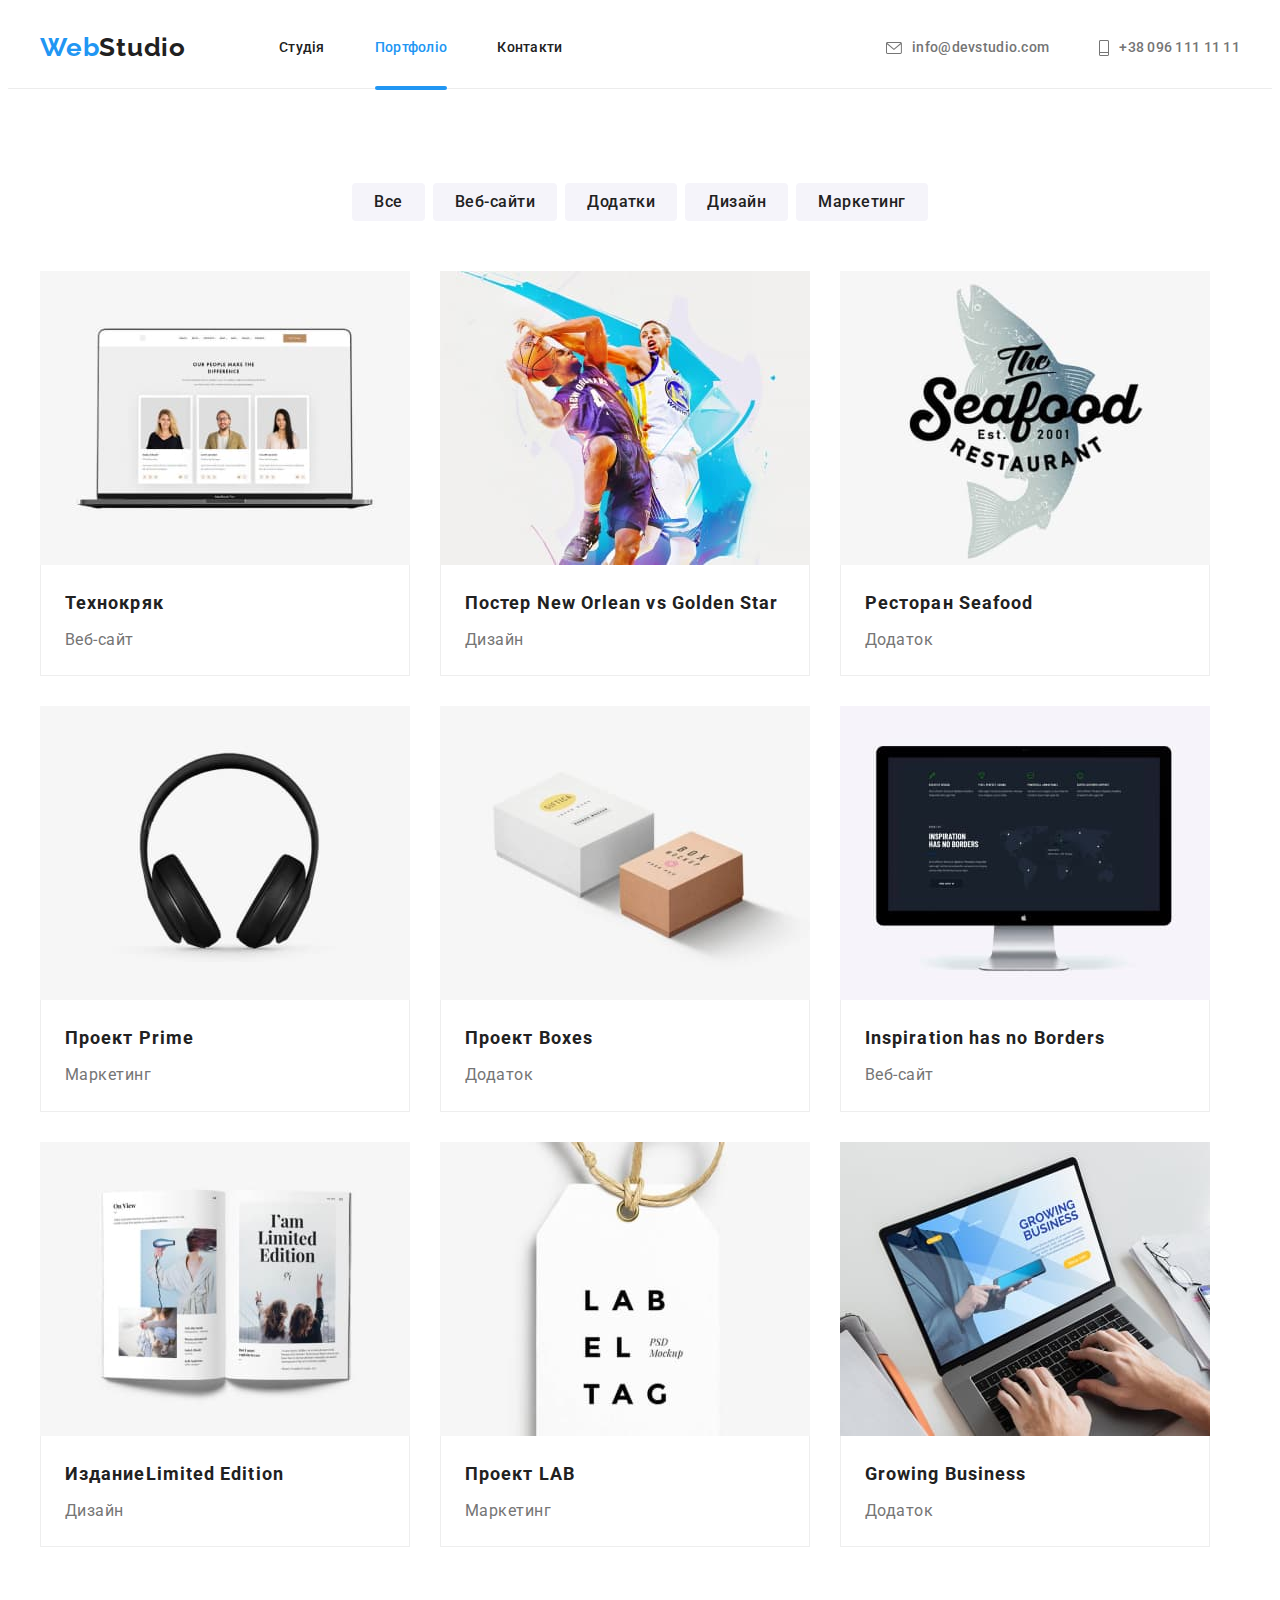
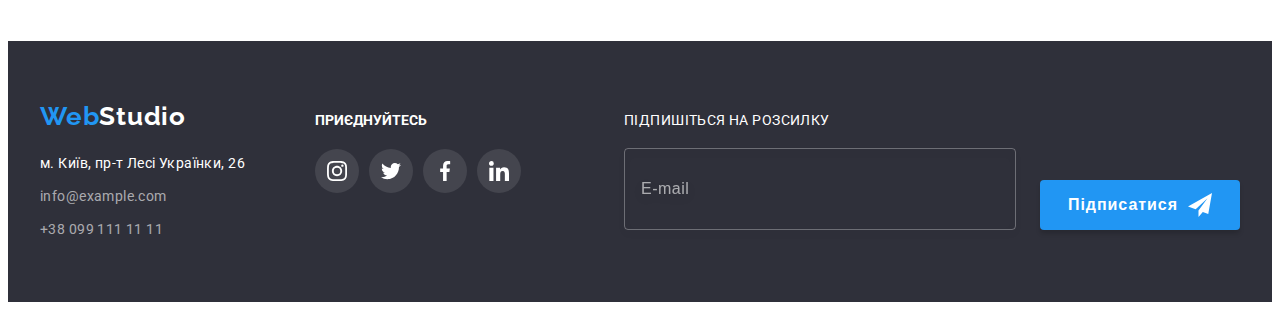
<file: portfolio.html>
<!DOCTYPE html>
<html lang="uk">
<head>
    <meta charset="UTF-8">
    <meta http-equiv="X-UA-Compatible" content="IE=edge">
    <meta name="viewport" content="width=device-width, initial-scale=1.0">
    <title>Portfolio</title>
    <link rel="preconnect" href="https://fonts.googleapis.com">
    <link rel="preconnect" href="https://fonts.gstatic.com" crossorigin>
    <link href="https://fonts.googleapis.com/css2?family=Raleway:wght@700&family=Roboto:wght@400;500;700;900&display=swap" rel="stylesheet">
    <link rel="stylesheet" href="https://cdnjs.cloudflare.com/ajax/libs/modern-normalize/1.1.0/modern-normalize.min.css" integrity="sha512-wpPYUAdjBVSE4KJnH1VR1HeZfpl1ub8YT/NKx4PuQ5NmX2tKuGu6U/JRp5y+Y8XG2tV+wKQpNHVUX03MfMFn9Q==" crossorigin="anonymous" referrerpolicy="no-referrer" />
    <link rel="stylesheet" href="./css/styles.css">
</head>
<body>
    <header class="header">
        <div class="container main-nav">
        <nav class="header-nav">
        <a href="/" class="header-logo link" lang="en"><span class="header-logo-blue">Web</span><span>Studio</span></a>
            <ul class="header-list list">
                <li class="header-item"><a href="./index.html" class="header-link link">Студія</a></li>
                <li class="header-item"><a href="./portfolio.html" class="header-link link current">Портфоліо</a></li>
                <li class="header-item"><a href="" class="header-link link">Контакти</a></li>
            </ul>
        </nav>
        
        <ul class="header-list list">
            <li class="header-item-contact"><a href="mailto:info@devstudio.com" class="header-mail link">
                <svg class="header-mail-icon" width="16" height="12">
                    <use href="./img/icons.svg#icon-mail"></use>
                </svg>info@devstudio.com</a></li>
            <li class="header-item-contact"><a href="tel:+380961111111" class="header-tel link">
                <svg class="header-tel-icon" width="10" height="16">
                    <use href="./img/icons.svg#icon-tel"></use>
                </svg>+38 096 111 11 11</a></li>      
        </ul>
    </div>
        
    
    
    </header>
    <main>
        <section class="potfolio section">
            <div class="container">
            
            <h1 class="visually-hidden">Портфолио</h1>
            <ul class="potfolio-list list">
                <li class="potfolio-item"><button type="button" class="portfolio-btn">Все</button></li>
                <li class="potfolio-item"><button type="button" class="portfolio-btn">Веб-сайти</button></li>
                <li class="potfolio-item"><button type="button" class="portfolio-btn">Додатки</button></li>
                <li class="potfolio-item"><button type="button" class="portfolio-btn">Дизайн</button></li>
                <li class="potfolio-item"><button type="button" class="portfolio-btn">Маркетинг</button></li>
            </ul>
            
        
            
            <ul class="portfolio-list-open list">
               
                <li class="portfolio-item-open">
                    <a href="" class="portfolio-link link">
                        <div class="project">
                        <img class="potfolio-img" src="./img/portfolio/texnokryak.jpg" alt="Веб-сайт Технокряк">
                      
                            <p class="overlay-text">Ресурс пропонує комплексні пропозиції з різним рівнем функціоналу та сервісів. Все це дозволить відвідувачу отримати вичерпні відомості про компанію чи приватну особу.</p>
                        
                        </div>
                        <div class="portfolio-border">
                        <h2 class="potfolio-title">Технокряк</h2>
                        <p class="portfolio-text">Веб-сайт</p>
                        </div>
                    </a>
                </li>
                <li class="portfolio-item-open">
                    <a href="" class="portfolio-link link">
                        <div class="project">
                        <img class="potfolio-img" src="./img/portfolio/poster.jpg" alt="Постер New Orlean vs Golden Star">
                        <p class="overlay-text">Ресурс пропонує комплексні пропозиції з різним рівнем функціоналу та сервісів. Все це дозволить відвідувачу отримати вичерпні відомості про компанію чи приватну особу.</p>
                    </div>
                        <div class="portfolio-border">
                        <h2 class="potfolio-title">Постер <span lang="en">New Orlean vs Golden Star</span></h2>
                        <p class="portfolio-text">Дизайн</p>
                        </div>
                    </a>    
                </li>
                <li class="portfolio-item-open">
                    <a href="" class="portfolio-link link">
                        <div class="project">
                        <img class="potfolio-img" src="./img/portfolio/restoran.jpg" alt="Ресторан Seafood">
                        <p class="overlay-text">Ресурс пропонує комплексні пропозиції з різним рівнем функціоналу та сервісів. Все це дозволить відвідувачу отримати вичерпні відомості про компанію чи приватну особу.</p>
                    </div>
                        <div class="portfolio-border">
                        <h2 class="potfolio-title">Ресторан <span lang="en">Seafood</span></h2>
                        <p class="portfolio-text">Додаток</p>
                        </div>
                    </a>   
                </li>
                <li class="portfolio-item-open">
                    <a href="" class="portfolio-link link">
                        <div class="project">
                        <img class="potfolio-img" src="./img/portfolio/prime.jpg" alt="Проект Prime">
                        <p class="overlay-text">Ресурс пропонує комплексні пропозиції з різним рівнем функціоналу та сервісів. Все це дозволить відвідувачу отримати вичерпні відомості про компанію чи приватну особу.</p>
                    </div>
                        <div class="portfolio-border">
                        <h2 class="potfolio-title">Проект <span lang="en">Prime</span></h2>
                        <p class="portfolio-text">Маркетинг</p>
                    </div>
                    </a>   
                </li>
                <li class="portfolio-item-open">
                    <a href="" class="portfolio-link link">
                        <div class="project">
                        <img class="potfolio-img" src="./img/portfolio/boxes.jpg" alt="Проект Boxes">
                        <p class="overlay-text">Ресурс пропонує комплексні пропозиції з різним рівнем функціоналу та сервісів. Все це дозволить відвідувачу отримати вичерпні відомості про компанію чи приватну особу.</p>
                    </div>
                        <div class="portfolio-border">
                        <h2 class="potfolio-title">Проект <span lang="en">Boxes</span></h2>
                        <p class="portfolio-text">Додаток</p>
                    </div>
                    </a>   
                </li>
                <li class="portfolio-item-open">
                    <a href="" class="portfolio-link link">
                        <div class="project">
                        <img class="potfolio-img" src="./img/portfolio/inspiration.jpg" alt="Inspiration has no Borders">
                        <p class="overlay-text">Ресурс пропонує комплексні пропозиції з різним рівнем функціоналу та сервісів. Все це дозволить відвідувачу отримати вичерпні відомості про компанію чи приватну особу.</p>
                    </div>
                        <div class="portfolio-border">
                        <h2 class="potfolio-title"><span lang="en">Inspiration has no Borders</span> </h2>
                        <p class="portfolio-text">Веб-сайт</p>
                    </div>
                    </a>    
                </li>
                <li class="portfolio-item-open">
                    <a href="" class="portfolio-link link">
                        <div class="project">
                        <img class="potfolio-img" src="./img/portfolio/limitededition.jpg" alt="Издание Limited Edition">
                        <p class="overlay-text">Ресурс пропонує комплексні пропозиції з різним рівнем функціоналу та сервісів. Все це дозволить відвідувачу отримати вичерпні відомості про компанію чи приватну особу.</p>
                    </div>
                        <div class="portfolio-border">
                        <h2 class="potfolio-title">Издание<span lang="en">Limited Edition</span></h2>
                        <p class="portfolio-text">Дизайн</p>
                    </div>
                    </a>   
                </li>
                <li class="portfolio-item-open">
                    <a href="" class="portfolio-link link">
                        <div class="project"> 
                        <img class="potfolio-img" src="./img/portfolio/lab.jpg" alt="Проект LAB">
                        <p class="overlay-text">Ресурс пропонує комплексні пропозиції з різним рівнем функціоналу та сервісів. Все це дозволить відвідувачу отримати вичерпні відомості про компанію чи приватну особу.</p>
                    </div>
                        <div class="portfolio-border">
                        <h2 class="potfolio-title">Проект LAB</h2>
                        <p class="portfolio-text">Маркетинг</p>
                    </div>
                    </a>
                </li>
                <li class="portfolio-item-open">
                    <a href="" class="portfolio-link link">
                        <div class="project"> 
                        <img class="potfolio-img" src="./img/portfolio/growingbusiness.jpg" alt="Growing Business">
                        <p class="overlay-text">Ресурс пропонує комплексні пропозиції з різним рівнем функціоналу та сервісів. Все це дозволить відвідувачу отримати вичерпні відомості про компанію чи приватну особу.</p>
                    </div>
                        <div class="portfolio-border">
                        <h2 class="potfolio-title"><span lang="en">Growing Business</span></h2>
                        <p class="portfolio-text">Додаток</p> 
                    </div> 
                    </a>
                </li>  
                                               
            </ul>
             </div>
            
        </section>
    </main>
    <footer class="footer">
        <div class="container footer-container">
            <div class="footer-contacs">
        <a class="footer-logo link" href="/" lang="en"><span class="header-logo-blue">Web</span><span>Studio</span></a>
        <address class="footer-address">
            <p class="footer-map">м. Київ, пр-т Лесі Українки, 26</p> 
            <ul class="footer-list list">
                <li class="footer-item"><a class="footer-mail link" href="mailto:info@example.com">info@example.com</a></li>
                <li class="footer-item"><a class="footer-tel link" href="tel:+380991111111">+38 099 111 11 11</a></li>
            </ul>
        </address>
        </div>
        
        <div class="footer-link">
            <p class="footer-text">приєднуйтесь</p>
            <ul class="footer-soc list">
                <li class="footer-soc-item"><a class="footer-soc-link link" href="">
                    <svg class="footer-soc-icon" width="20" height="20">
                        <use href="./img/icons.svg#icon-instagram"></use>
                    </svg>
                </a></li>
                <li class="footer-soc-item"><a class="footer-soc-link link" href="">
                    <svg class="footer-soc-icon" width="20" height="20">
                        <use href="./img/icons.svg#icon-twitter"></use>
                    </svg>
                </a></li>
                <li class="footer-soc-item"><a class="footer-soc-link link" href="">
                    <svg class="footer-soc-icon" width="20" height="20">
                        <use href="./img/icons.svg#icon-facebook"></use>
                    </svg>
                </a></li>
                <li class="footer-soc-item"><a class="footer-soc-link link" href="">
                    <svg class="footer-soc-icon" width="20" height="20">
                        <use href="./img/icons.svg#icon-linkedin"></use>
                    </svg>
                </a></li>
            </ul>
        </div>
        <form class="footer-form">
            <div class="form-submit">
            <label for="input-email" class="submit-text">Підпишіться на розсилку</label>
            <input type="email" name="input-email" class="footer-input" id="input-email" placeholder="E-mail">
        </div>
            <button type="submit" class="footer-send-btn">Підписатися</button>
    
        </form>
    </div>
    </footer>
    
    
</body>
</html>
</file>
<file: css/styles.css>
p,
h1,
h2,
h3,
h4,
h5,
h6 {
  margin: 0;
}

ul {
  margin: 0;
  padding-left: 0;
}

button {
  cursor: pointer;
}

img {
  display: block;
}

body {
  font-family: 'Roboto';
  color: #212121;
}
:root {
  --main-title-color: #212121;
  --secondary-color: #757575;
  --btn-link-color: #2196f3;
}

.list {
  list-style: none;
}

.link {
  text-decoration: none;
}

.container {
  width: 1200px;
  padding-left: 15px;
  padding-right: 15px;
  margin-left: auto;
  margin-right: auto;
  /* outline: 2px solid blueviolet; */
}

.section {
  padding-top: 94px;
  padding-bottom: 94px;
}

/*--------------Heder--------------*/
.header {
  border-bottom: 1px solid #ececec;
}

/*--------------Лого--------------*/
.main-nav {
  align-items: center;
  display: flex;
}
.header-nav {
  display: flex;
  align-items: center;
  position: relative;
}

.header-logo {
  padding-top: 24px;
  padding-bottom: 24px;
  margin-right: 93px;
  font-family: 'Raleway';
  font-weight: 700;
  font-size: 26px;
  line-height: 1.2;
  letter-spacing: 0.03em;
  color: var(--main-title-color);
}

.header-logo-blue {
  color: var(--btn-link-color);
}
/*--------------Навигация--------------*/

.header-list {
  display: flex;
  column-gap: 50px;
  margin-left: auto;
}

.header-link {
  display: block;
  padding-top: 32px;
  padding-bottom: 32px;
  font-weight: 500;
  font-size: 14px;
  line-height: 1.1;
  letter-spacing: 0.02em;
  color: var(--main-title-color);
  transition: color 250ms cubic-bezier(0.4, 0, 0.2, 1);
  position: relative;
}

.current {
  position: relative;
  color: var(--btn-link-color);
}

.current::after {
  position: absolute;
  left: 0;
  bottom: -2px;
  content: '';
  width: 100%;
  height: 4px;
  border-radius: 2px;
  background-color: var(--btn-link-color);
  transition: color 250ms cubic-bezier(0.4, 0, 0.2, 1);
}

.header-link:hover,
.header-link:focus {
  color: var(--btn-link-color);
}

.current:active {
  color: var(--btn-link-color);
}

.header-mail-icon,
.header-tel-icon {
  fill: currentColor;
  margin-right: 10px;
}

.header-tel,
.header-mail {
  display: flex;
  align-items: center;
  justify-content: center;
  padding-top: 32px;
  padding-bottom: 32px;
  font-weight: 500;
  font-size: 14px;
  line-height: 1.1;
  letter-spacing: 0.02em;
  color: var(--secondary-color);
  transition: color 250ms cubic-bezier(0.4, 0, 0.2, 1);
}
.header-tel:hover,
.header-tel:focus {
  color: var(--btn-link-color);
}

.header-mail:hover,
.header-mail:focus {
  color: var(--btn-link-color);
}
/*--------------Hero--------------*/
.hero {
  max-width: 1600px;
  height: 600px;
  margin-left: auto;
  margin-right: auto;
  text-align: center;
  background-color: #2f303a;
  background-image: linear-gradient(rgba(47, 48, 58, 0.4), rgba(47, 48, 58, 0.4)),
    url(../img/hero.jpg);
  padding-top: 200px;
  padding-bottom: 200px;
  background-repeat: no-repeat;
  background-size: cover;
  background-position: center;
}

.hero-title {
  margin: 0 auto;
  margin-bottom: 30px;
  max-width: 696px;
  font-weight: 900;
  font-size: 44px;
  line-height: 1.4;
  text-align: center;
  letter-spacing: 0.06em;
  text-transform: uppercase;
  color: #ffffff;
}
.hero-btn {
  display: block;
  margin: 0 auto;
  padding: 10px 32px;
  font-family: inherit;
  font-weight: 700;
  font-size: 16px;
  line-height: 1.9;
  letter-spacing: 0.06em;
  color: #ffffff;
  background-color: var(--btn-link-color);
  border: transparent;
  border-radius: 4px;
  transition: background-color 250ms cubic-bezier(0.4, 0, 0.2, 1);
}

.hero-btn:hover,
.hero-btn:focus {
  background-color: #188ce8;
}

/*--------------Преимущества-------------*/
.info {
  display: flex;
}

.benefits-list {
  display: flex;
  justify-content: center;
}

.benefits-item:not(:nth-child(n + 4)) {
  margin-right: 30px;
}
.benefits-item {
  width: 270px;
}

.benefits-soc {
  width: 270px;
  height: 120px;
  background: #f5f4fa;
  border-radius: 4px;
  display: flex;
  align-items: center;
  justify-content: center;
  margin-bottom: 30px;
}
.benefits-soc-icon {
  display: block;
  background-position: center;
}

.visually-hidden {
  position: absolute;
  white-space: nowrap;
  width: 1px;
  height: 1px;
  overflow: hidden;
  border: 0;
  padding: 0;
  clip: rect(0 0 0 0);
  clip-path: inset(50%);
  margin: -1px;
}

.benefits-title {
  margin-bottom: 10px;
  font-weight: 700;
  font-size: 14px;
  line-height: 1.1;
  letter-spacing: 0.03em;
  text-transform: uppercase;
  color: var(--main-title-color);
}
.benefits-text {
  font-size: 14px;
  line-height: 1.7;
  letter-spacing: 0.03em;
  color: var(--secondary-color);
}

/*--------------Чем мы занимаемся-------------*/
.work {
  padding-bottom: 94px;
  background: url(close-up-image-programer-working-his-desk-office_1098-18707.jpg);
  mix-blend-mode: normal;
}

.work-item {
  position: relative;
  width: 370px;
}

.work-list {
  display: flex;
  gap: 30px;
  justify-content: center;
}
.work-title {
  margin-bottom: 50px;
  font-weight: 700;
  font-size: 36px;
  line-height: 1.2;
  text-align: center;
  letter-spacing: 0.03em;
  color: var(--main-title-color);
}

.work-text {
  display: flex;
  justify-content: center;
  align-items: center;
  background-color: rgba(47, 48, 58, 0.8);
  width: 100%;
  height: 70px;
  position: absolute;
  bottom: 0;
  font-weight: 700;
  font-size: 14px;
  line-height: 1.14;
  text-align: center;
  letter-spacing: 0.03em;
  text-transform: uppercase;
  color: #ffffff;
}
/*--------------Наша команда-------------*/
.team {
  background: #f5f4fa;
}

.name {
  padding-top: 30px;
  padding-bottom: 30px;
  page-break-inside: 30px;
}

.team-list {
  display: flex;
  gap: 30px;
  justify-content: center;
}

.team-item {
  width: 270px;
  background-color: #ffffff;
  box-shadow: 0px 1px 3px rgba(0, 0, 0, 0.12), 0px 1px 1px rgba(0, 0, 0, 0.14),
    0px 2px 1px rgba(0, 0, 0, 0.2);
  border-radius: 0px 0px 4px 4px;
}

.team-title {
  margin-bottom: 50px;
  font-size: 36px;
  line-height: 1.2;
  text-align: center;
  letter-spacing: 0.03em;
  color: var(--main-title-color);
}

.team-second-title {
  margin-bottom: 10px;
  font-weight: 500;
  font-size: 16px;
  line-height: 1.2;
  text-align: center;
  letter-spacing: 0.03em;
  color: var(--main-title-color);
}
.team-text {
  line-height: 1.2;
  text-align: center;
  letter-spacing: 0.03em;
  color: var(--secondary-color);
  margin-bottom: 16px;
}

.team-soc {
  display: flex;
  justify-content: center;
  gap: 10px;
}

.team-soc-link {
  background-color: #ffffff;
  width: 44px;
  height: 44px;
  border-radius: 50%;
  display: flex;
  align-items: center;
  justify-content: center;
  transition: background-color 250ms cubic-bezier(0.4, 0, 0.2, 1);
}

.team-soc-icon {
  fill: #afb1b8;
  transition: fill 250ms cubic-bezier(0.4, 0, 0.2, 1);
}

.team-soc-link:hover,
.team-soc-link:focus {
  background-color: var(--btn-link-color);
}

.team-soc-link:hover .team-soc-icon,
.team-soc-link:focus .team-soc-icon {
  fill: #fff;
}

/*--------------Client-------------*/

.clients-list {
  display: flex;
  gap: 30px;
}

.clients-title {
  font-size: 36px;
  line-height: 1.17;
  margin-bottom: 50px;
  text-align: center;
}

.clients-item {
  width: 170px;
  height: 92px;
}

.clients-link {
  width: 100%;
  height: 100%;
  border: 1px solid #afb1b8;
  border-radius: 4px;
  display: flex;
  align-items: center;
  justify-content: center;
  color: #afb1b8;
  transition: border-color 250ms cubic-bezier(0.4, 0, 0.2, 1);
}

.clients-icon {
  fill: currentColor;
  transition: color 250ms cubic-bezier(0.4, 0, 0.2, 1);
}

.clients-link:hover,
.clients-link:focus {
  border-color: var(--btn-link-color);
  color: var(--btn-link-color);
  transform: border-color color;
}

/*--------------Footer-------------*/
.footer {
  background: #2f303a;
  padding-top: 60px;
  padding-bottom: 60px;
}

.footer-address {
  font-style: normal;
}

.footer-logo {
  display: block;
  margin-bottom: 20px;
  font-family: 'Raleway';
  font-weight: 700;
  font-size: 26px;
  line-height: 1.2;
  letter-spacing: 0.03em;
  color: #ffffff;
}
.footer-logo-blue {
  color: var(--btn-link-color);
}

.footer-map {
  margin-bottom: 9px;
  font-style: normal;
  font-size: 14px;
  line-height: 1.7;
  letter-spacing: 0.03em;
  color: #ffffff;
  transition: color 250ms cubic-bezier(0.4, 0, 0.2, 1);
}

.footer-item:not(:last-child) {
  margin-bottom: 9px;
}

.footer-mail,
.footer-tel {
  font-style: normal;
  font-size: 14px;
  line-height: 1.7;
  letter-spacing: 0.03em;
  color: rgba(255, 255, 255, 0.6);
  transition: color 250ms cubic-bezier(0.4, 0, 0.2, 1);
}
.footer-map:hover,
.footer-map:focus {
  color: var(--btn-link-color);
}
.footer-tel:hover,
.footer-tel:focus {
  color: var(--btn-link-color);
}

.footer-mail:hover,
.footer-mail:focus {
  color: var(--btn-link-color);
}

.footer-text {
  font-style: normal;
  text-transform: uppercase;
  color: #ffffff;
  font-weight: 700;
  font-size: 14px;
  line-height: 1.14;
  margin-bottom: 20px;
}

.footer-container {
  display: flex;
  align-items: baseline;
}

.footer-soc {
  display: flex;
  gap: 10px;
  justify-content: center;
}

.footer-soc-link {
  background: rgba(255, 255, 255, 0.1);
  width: 44px;
  height: 44px;
  border-radius: 50%;
  display: flex;
  align-items: center;
  justify-content: center;
  transition: background-color 250ms cubic-bezier(0.4, 0, 0.2, 1);
}

.footer-soc-icon {
  fill: #fff;
}

.footer-soc-link:hover,
.footer-soc-link:focus {
  background-color: var(--btn-link-color);
}

.footer-contacs {
  margin-right: 70px;
}


/*-------------footer form-------------*/


.footer-form {
  display: flex;
 align-items: flex-end;
 margin-left: auto;
}

.form-submit {
  display: flex;
  flex-direction: column;
  margin-right: 12px;
}

.submit-text {
font-size: 14px;
line-height: 16px;
letter-spacing: 0.03em;
text-transform: uppercase;
color: #FFFFFF;
margin-bottom: 20px;
}

.footer-input {
  padding: 15px 16px;
  width: 358px;
height: 50px;
background: transparent;
border: 1px solid rgba(255, 255, 255, 0.3);
filter: drop-shadow(0px 4px 4px rgba(0, 0, 0, 0.15));
border-radius: 4px;
margin-right: 12px;
color: #fff;
}

.footer-input::placeholder {
  font-size: 16px;
line-height: 1.25;
display: flex;
align-items: center;
letter-spacing: 0.03em;

color: rgba(255, 255, 255, 0.6);
margin-left: 16px;
}

.footer-send-btn {
  display: flex;
justify-content: center;
align-items: center;
  width: 200px;
height: 50px;
background: #2196F3;
box-shadow: 0px 4px 4px rgba(0, 0, 0, 0.15);
border-radius: 4px;
font-weight: 700;
font-size: 16px;
line-height: 1.87;
text-align: center;
letter-spacing: 0.06em;
color: #FFFFFF;
border: none;
transition: background-color 250ms cubic-bezier(0.4, 0, 0.2, 1);
 
}
.footer-send-btn:hover,
.footer-send-btn:focus {
  background-color:  #188ce8;

}


.footer-send-btn::after {
  display: inline-block;
  text-align: center;
  content: "";
  background-image: url(../img/icon-send.svg);
  width: 24px;
  height: 24px;
  margin-left: 10px;
  
}



/*page2*/
/*-------------Portfolio btn-------------*/

.portfolio-item {
  width: 370px;
}

.portfolio-btn {
  border: none;
  height: 38px;
  padding: 6px 22px;
  font-family: inherit;
  font-weight: 500;
  font-size: 16px;
  line-height: 1.6;
  letter-spacing: 0.03em;
  color: var(--main-title-color);
  background: #f5f4fa;

  border-radius: 4px;
  cursor: pointer;
  transition: background-color 250ms cubic-bezier(0.4, 0, 0.2, 1),
    color 250ms cubic-bezier(0.4, 0, 0.2, 1), box-shadow 250ms cubic-bezier(0.4, 0, 0.2, 1);
}

/*-------------Portfolio open-------------*/
.container-list {
  display: flex;
  flex-wrap: wrap;
}

.portfolio-btn:hover,
.portfolio-btn:focus {
  color: #ffffff;
  background-color: #2196f3;
  box-shadow: 0px 3px 1px rgba(0, 0, 0, 0.1), 0px 1px 2px rgba(0, 0, 0, 0.08),
    0px 2px 2px rgba(0, 0, 0, 0.12);
}

.potfolio-list {
  display: flex;
  margin-bottom: 50px;
  gap: 8px;
  justify-content: center;
}

.portfolio-list-open {
  display: flex;
  flex-wrap: wrap;
  gap: 30px;
}

.potfolio-title {
  margin-bottom: 4px;
  font-size: 18px;
  line-height: 2;
  letter-spacing: 0.06em;
  color: var(--main-title-color);
}
.portfolio-text {
  line-height: 1.9;
  letter-spacing: 0.03em;
  color: var(--secondary-color);
}

.portfolio-border {
  border-bottom: 1px solid #eeeeee;
  border-left: 1px solid #eeeeee;
  border-right: 1px solid #eeeeee;
  padding: 20px 24px;
}

.portfolio-item-open {
  transition: box-shadow 250ms cubic-bezier(0.4, 0, 0.2, 1);
}
.potfolio-img {
  display: block;
  max-width: 100%;
  height: auto;
}

.portfolio-item-open:hover,
.portfolio-item-open:focus {
  box-shadow: 0px 1px 1px rgba(0, 0, 0, 0.12), 0px 4px 4px rgba(0, 0, 0, 0.06),
    1px 4px 6px rgba(0, 0, 0, 0.16);
}

.portfolio-link {
  display: block;
}

.project {
  position: relative;
  overflow: hidden;
}

.overlay-text {
  padding: 63px 24px;
  position: absolute;
  left: 0;
  bottom: 0;
  width: 100%;
  height: 100%;
  font-size: 18px;
  line-height: 1.56;
  letter-spacing: 0.03em;
  color: #ffffff;
  background-color: rgba(33, 150, 243, 0.9);
  transform: translateY(100%);
  transition: transform 250ms cubic-bezier(0.4, 0, 0.2, 1);
}

.portfolio-link:hover .overlay-text,
.portfolio-link:focus .overlay-text {
  transform: translateY(0);
}

/*-------------modal-------------*/
.backdrop {
  position: fixed;
  top: 0;
  width: 100%;
  height: 100%;
  background: rgba(0, 0, 0, 0.2);
  transition: opacity 250ms cubic-bezier(0.4, 0, 0.2, 1),
    visibility 250ms cubic-bezier(0.4, 0, 0.2, 1);
}

.modal {
  position: absolute;
  width: 528px;
  min-height: 581px;
  background-color: #ffffff;
  border-radius: 4px;
  box-shadow: 0px 1px 3px rgba(0, 0, 0, 0.12), 0px 1px 1px rgba(0, 0, 0, 0.14),
    0px 2px 1px rgba(0, 0, 0, 0.2);
  top: 50%;
  left: 50%;
  transform: translate(-50%, -50%) scale(1);
  transition: transform 250ms cubic-bezier(0.4, 0, 0.2, 1);
  padding: 40px;
}

.modal-close {
  position: absolute;
  right: 8px;
  top: 8px;
  width: 30px;
  height: 30px;
  background: #ffffff;
  border: 1px solid rgba(0, 0, 0, 0.1);
  border-radius: 50%;
  transition: fill 250ms cubic-bezier(0.4, 0, 0.2, 1);
}

.modal-close:hover,
.modal-close:focus {
  fill: var(--btn-link-color);
}

.is-hidden {
  opacity: 0;
  visibility: hidden;
  pointer-events: none;
}

.backdrop.is-hidden.modal {
  transform: translate(-50%, -50%) scale(0);
}

.modal-title {
  font-weight: 700;
  font-size: 20px;
  line-height: 1.15;
  text-align: center;
  letter-spacing: 0.03em;

  color: var(--main-title-color);
  margin-bottom: 12px;
}

.input-field {
  margin-bottom: 10px;
}

.form-input {
  width: 100%;
  height: 40px;
  border: 1px solid rgba(33, 33, 33, 0.2);
  border-radius: 4px;
  cursor: pointer;
  outline: transparent;
  font-size: 12px;
  padding-left: 42px;
  color: var(--main-title-color);
  transition: border 250ms cubic-bezier(0.4, 0, 0.2, 1);
}

.form-input:focus {
  border: 1px solid var(--btn-link-color);
}

.form-input:focus + .input-icon {
  fill: var(--btn-link-color);
}

.input-wrap {
  position: relative;
}

.input-icon {
  position: absolute;
  top: 50%;
  left: 12px;
  transform: translateY(-50%);
  transition: fill 250ms cubic-bezier(0.4, 0, 0.2, 1);
}

.input-title {
  display: block;
  font-size: 12px;
  line-height: 1.17;
  letter-spacing: 0.01em;
  color: var(--secondary-color);
  margin-bottom: 4px;
  
}



.textarea-input {
  width: 100%;
  height: 120px;
  border: 1px solid rgba(33, 33, 33, 0.2);
  border-radius: 4px;
  resize: none;
  padding: 16px;
  margin-bottom: 10px;
  outline: transparent;
  cursor: pointer;
  font-size: 12px;
  line-height: 1.17;
  letter-spacing: 0.01em;
  transition: border-color 250ms cubic-bezier(0.4, 0, 0.2, 1) ;
}

.textarea-input:focus {
  border-color: var(--btn-link-color);
}


.modal-text::placeholder {
  color: rgba(117, 117, 117, 0.5);
}

.submit-btn {
display: block;
margin: 0 auto;
padding: 10px 52px;
  width: 200px;
  height: 50px;
  background: #2196f3;
  box-shadow: 0px 4px 4px rgba(0, 0, 0, 0.15);
  border-radius: 4px;
  font-size: 16px;
  line-height: 1.87;
  align-items: center;
  text-align: center;
  letter-spacing: 0.06em;
  color: #ffffff;
  font-weight: 700;
  border: none;
  
  transition: background-color 250 ms cubic-bezier(0.4, 0, 0.2, 1);
}

.submit-btn:hover,
.submit-btn:focus {
  background-color: #188CE8;
}

.checkbox-text {
font-size: 14px;
line-height: 1.7;
letter-spacing: 0.03em;
color: var(--secondary-color);
display: flex;
align-items: center;
justify-content: center;
margin-bottom: 30px;

}

.checkbox-text span {
  display: flex;
  align-items: center;
justify-content: center;
  width: 16px;
  height: 15px;
  border: 2px solid var(--main-title-color);
  border-radius: 2px;
  transition: background-color 250ms cubic-bezier(0.4, 0, 0.2, 1), border-color 250ms cubic-bezier(0.4, 0, 0.2, 1);
  margin-right: 7px;
  margin-left: 7px;
}

.icon-check {
  background-repeat: no-repeat;
  fill: transparent;
  transition: fill 250ms cubic-bezier(0.4, 0, 0.2, 1);
}

.check-link {
  color: var(--btn-link-color);
  margin-left: 5px;
}

.input-check:checked + .checkbox-text span {
  background-color: var(--btn-link-color);
  border-color: var(--btn-link-color);
}

.input-check:checked + .checkbox-text .icon-check {
  fill: #FFFFFF;
}
.input-check:focus + .checkbox-text span {
  border-color: var(--btn-link-color);
}
</file>
